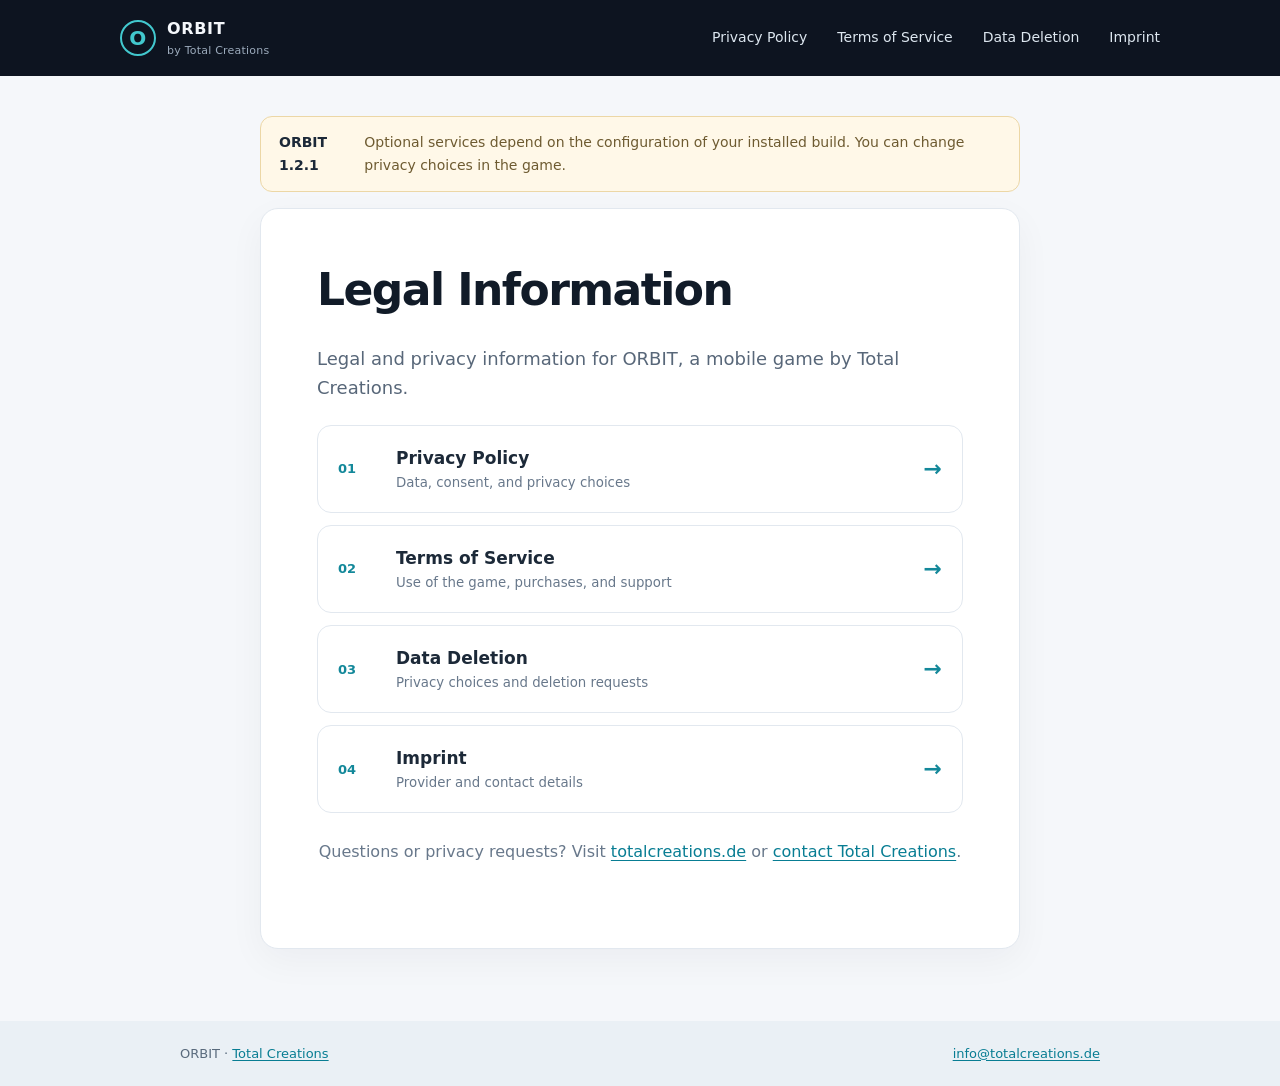
<file: index.html>
<!doctype html>
<html lang="en">
<head>
  <meta charset="utf-8">
  <meta name="viewport" content="width=device-width, initial-scale=1">
  <meta name="color-scheme" content="light">
  <title>Legal Information | ORBIT by Total Creations</title>
  <meta name="description" content="Legal Information for ORBIT, the mobile game by Total Creations.">
  <link rel="stylesheet" href="legal.css">
</head>
<body>
  <a class="skip-link" href="#main-content">Skip to content</a>
  <header class="site-header">
    <a class="brand" href="index.html"><span class="brand-mark">O</span><span>ORBIT <small>by Total Creations</small></span></a>
    <nav aria-label="Legal documents"><a href="privacy.html">Privacy Policy</a>
<a href="terms.html">Terms of Service</a>
<a href="deletion.html">Data Deletion</a>
<a href="imprint.html">Imprint</a></nav>
  </header>
  <main id="main-content">
    <div class="draft-note"><strong>ORBIT 1.2.1</strong><span>Optional services depend on the configuration of your installed build. You can change privacy choices in the game.</span></div>
    <article>
      <h1>Legal Information</h1>
      <section class="intro"><p>Legal and privacy information for ORBIT, a mobile game by Total Creations.</p></section>
<section class="document-list" aria-label="Legal documents">
  <a href="privacy.html"><span>01</span><strong>Privacy Policy</strong><small>Data, consent, and privacy choices</small><b aria-hidden="true">&rarr;</b></a>
  <a href="terms.html"><span>02</span><strong>Terms of Service</strong><small>Use of the game, purchases, and support</small><b aria-hidden="true">&rarr;</b></a>
  <a href="deletion.html"><span>03</span><strong>Data Deletion</strong><small>Privacy choices and deletion requests</small><b aria-hidden="true">&rarr;</b></a>
  <a href="imprint.html"><span>04</span><strong>Imprint</strong><small>Provider and contact details</small><b aria-hidden="true">&rarr;</b></a>
</section>
<p class="contact-line">Questions or privacy requests? Visit <a href="https://totalcreations.de">totalcreations.de</a> or <a href="mailto:info@totalcreations.de">contact Total Creations</a>.</p>
    </article>
  </main>
  <footer><span>ORBIT &middot; <a href="https://totalcreations.de">Total Creations</a></span><a href="mailto:info@totalcreations.de">info@totalcreations.de</a></footer>
</body>
</html>
</file>
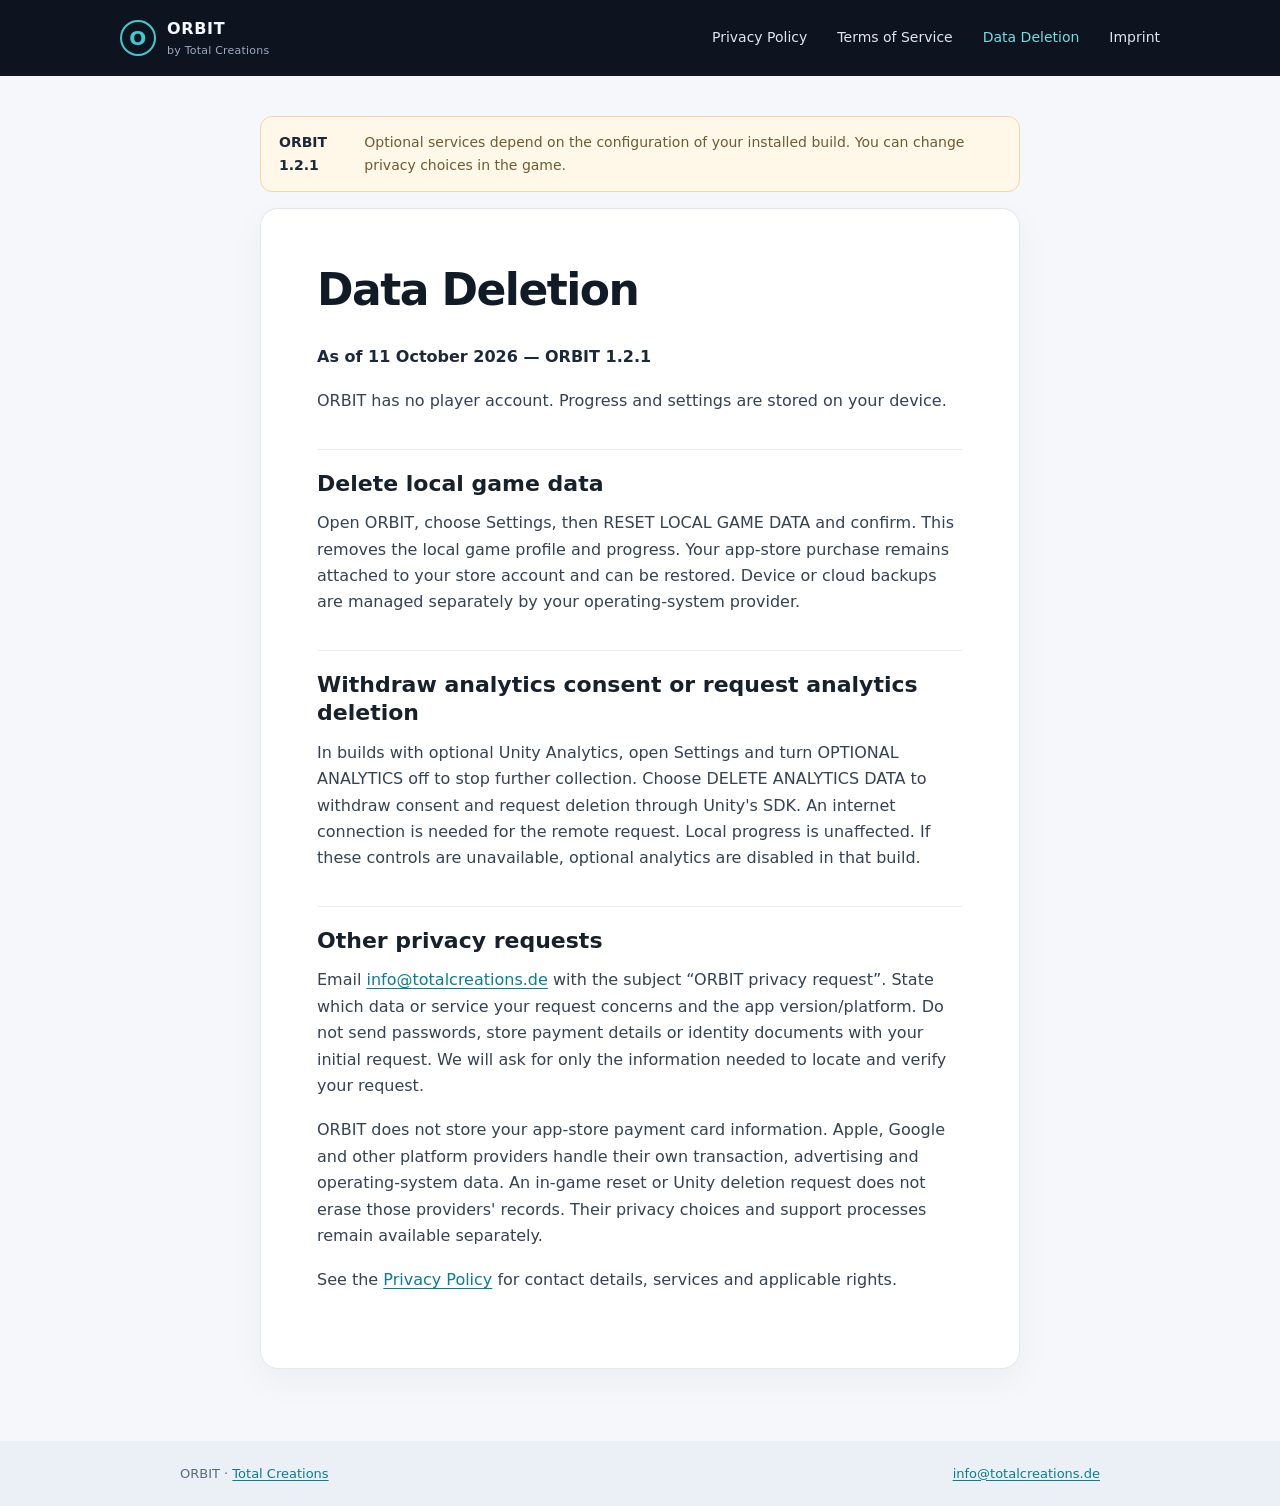
<file: deletion.html>
<!doctype html>
<html lang="en">
<head>
  <meta charset="utf-8">
  <meta name="viewport" content="width=device-width, initial-scale=1">
  <meta name="color-scheme" content="light">
  <title>Data Deletion | ORBIT by Total Creations</title>
  <meta name="description" content="Data Deletion for ORBIT, the mobile game by Total Creations.">
  <link rel="stylesheet" href="legal.css">
</head>
<body>
  <a class="skip-link" href="#main-content">Skip to content</a>
  <header class="site-header">
    <a class="brand" href="index.html"><span class="brand-mark">O</span><span>ORBIT <small>by Total Creations</small></span></a>
    <nav aria-label="Legal documents"><a href="privacy.html">Privacy Policy</a>
<a href="terms.html">Terms of Service</a>
<a href="deletion.html" aria-current="page">Data Deletion</a>
<a href="imprint.html">Imprint</a></nav>
  </header>
  <main id="main-content">
    <div class="draft-note"><strong>ORBIT 1.2.1</strong><span>Optional services depend on the configuration of your installed build. You can change privacy choices in the game.</span></div>
    <article>
      <h1>Data Deletion</h1>
      <p><strong>As of 11 October 2026 — ORBIT 1.2.1</strong></p>
<p>ORBIT has no player account. Progress and settings are stored on your device.</p>
<h2>Delete local game data</h2>
<p>Open ORBIT, choose Settings, then RESET LOCAL GAME DATA and confirm. This removes the local game profile and progress. Your app-store purchase remains attached to your store account and can be restored. Device or cloud backups are managed separately by your operating-system provider.</p>
<h2>Withdraw analytics consent or request analytics deletion</h2>
<p>In builds with optional Unity Analytics, open Settings and turn OPTIONAL ANALYTICS off to stop further collection. Choose DELETE ANALYTICS DATA to withdraw consent and request deletion through Unity's SDK. An internet connection is needed for the remote request. Local progress is unaffected. If these controls are unavailable, optional analytics are disabled in that build.</p>
<h2>Other privacy requests</h2>
<p>Email <a href="mailto:info@totalcreations.de">info@totalcreations.de</a> with the subject “ORBIT privacy request”. State which data or service your request concerns and the app version/platform. Do not send passwords, store payment details or identity documents with your initial request. We will ask for only the information needed to locate and verify your request.</p>
<p>ORBIT does not store your app-store payment card information. Apple, Google and other platform providers handle their own transaction, advertising and operating-system data. An in-game reset or Unity deletion request does not erase those providers' records. Their privacy choices and support processes remain available separately.</p>
<p>See the <a href="privacy.html">Privacy Policy</a> for contact details, services and applicable rights.</p>
    </article>
  </main>
  <footer><span>ORBIT &middot; <a href="https://totalcreations.de">Total Creations</a></span><a href="mailto:info@totalcreations.de">info@totalcreations.de</a></footer>
</body>
</html>
</file>
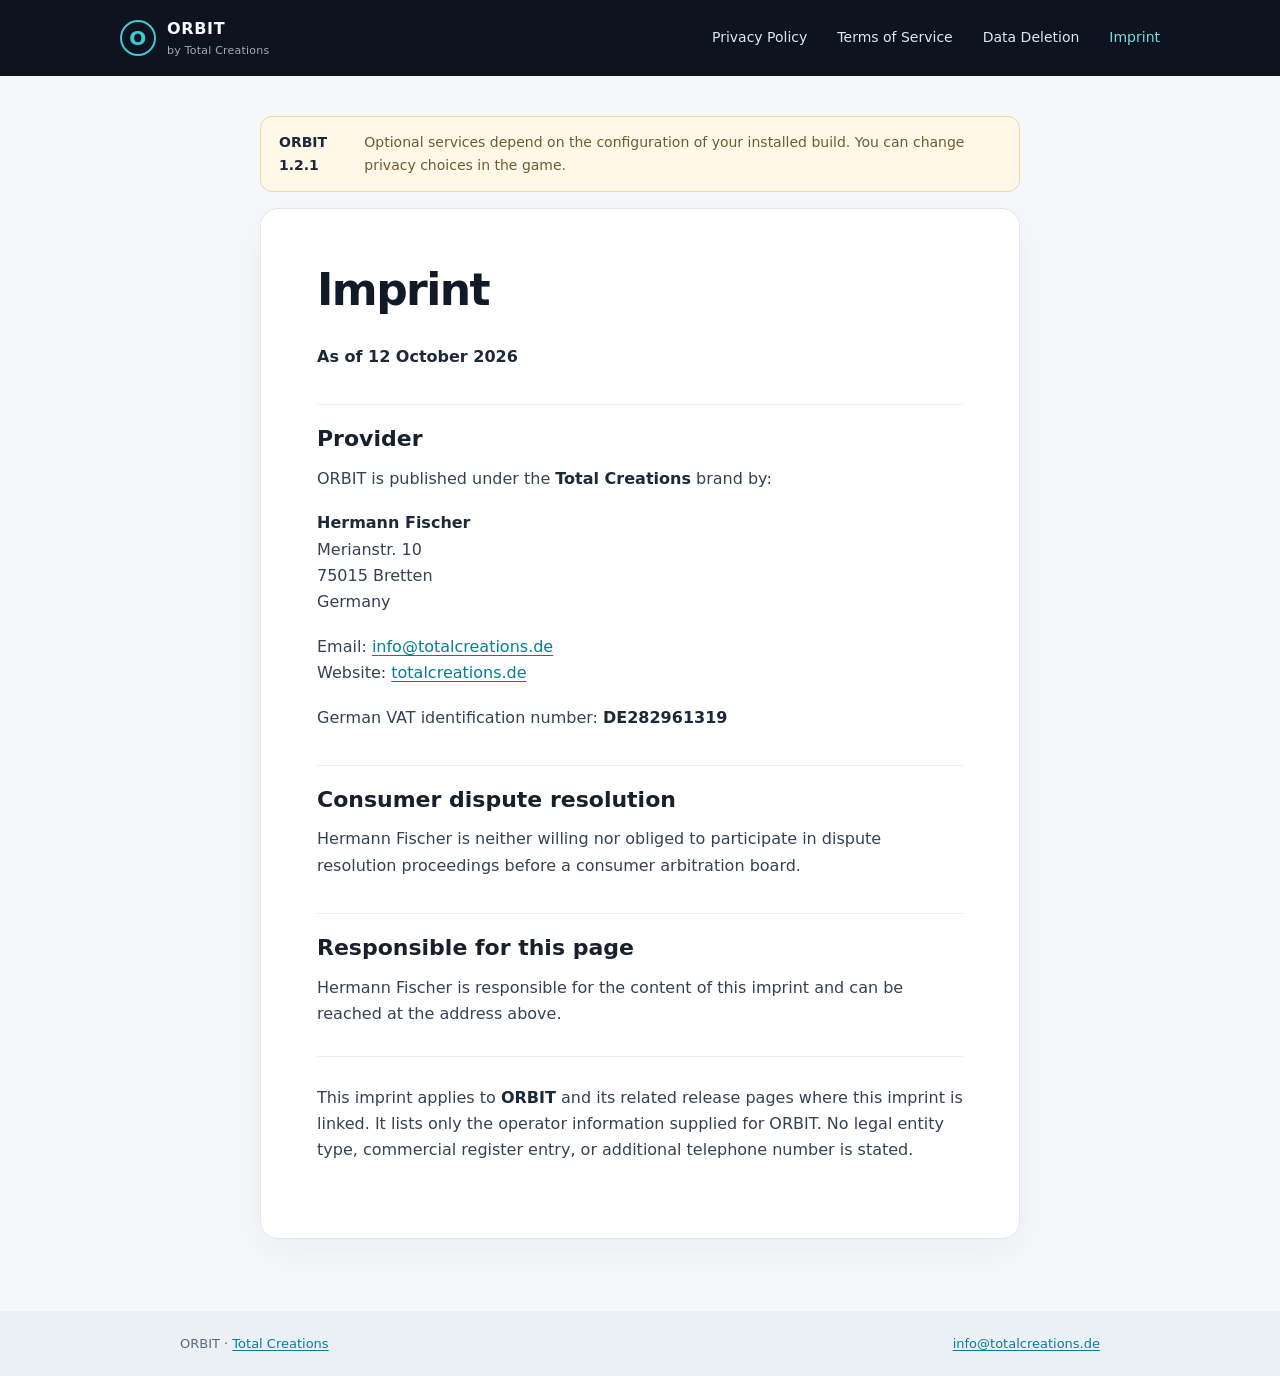
<file: imprint.html>
<!doctype html>
<html lang="en">
<head>
  <meta charset="utf-8">
  <meta name="viewport" content="width=device-width, initial-scale=1">
  <meta name="color-scheme" content="light">
  <title>Imprint | ORBIT by Total Creations</title>
  <meta name="description" content="Imprint for ORBIT, the mobile game by Total Creations.">
  <link rel="stylesheet" href="legal.css">
</head>
<body>
  <a class="skip-link" href="#main-content">Skip to content</a>
  <header class="site-header">
    <a class="brand" href="index.html"><span class="brand-mark">O</span><span>ORBIT <small>by Total Creations</small></span></a>
    <nav aria-label="Legal documents"><a href="privacy.html">Privacy Policy</a>
<a href="terms.html">Terms of Service</a>
<a href="deletion.html">Data Deletion</a>
<a href="imprint.html" aria-current="page">Imprint</a></nav>
  </header>
  <main id="main-content">
    <div class="draft-note"><strong>ORBIT 1.2.1</strong><span>Optional services depend on the configuration of your installed build. You can change privacy choices in the game.</span></div>
    <article>
      <h1>Imprint</h1>
<p><strong>As of 12 October 2026</strong></p>
<h2>Provider</h2>
<p>ORBIT is published under the <strong>Total Creations</strong> brand by:</p>
<p><strong>Hermann Fischer</strong><br>Merianstr. 10<br>75015 Bretten<br>Germany</p>
<p>Email: <a href="mailto:info@totalcreations.de">info@totalcreations.de</a><br>Website: <a href="https://totalcreations.de">totalcreations.de</a></p>
<p>German VAT identification number: <strong>DE282961319</strong></p>
<h2>Consumer dispute resolution</h2>
<p>Hermann Fischer is neither willing nor obliged to participate in dispute resolution proceedings before a consumer arbitration board.</p>
<h2>Responsible for this page</h2>
<p>Hermann Fischer is responsible for the content of this imprint and can be reached at the address above.</p>
<hr>
<p>This imprint applies to <strong>ORBIT</strong> and its related release pages where this imprint is linked. It lists only the operator information supplied for ORBIT. No legal entity type, commercial register entry, or additional telephone number is stated.</p>
    </article>
  </main>
  <footer><span>ORBIT &middot; <a href="https://totalcreations.de">Total Creations</a></span><a href="mailto:info@totalcreations.de">info@totalcreations.de</a></footer>
</body>
</html>
</file>
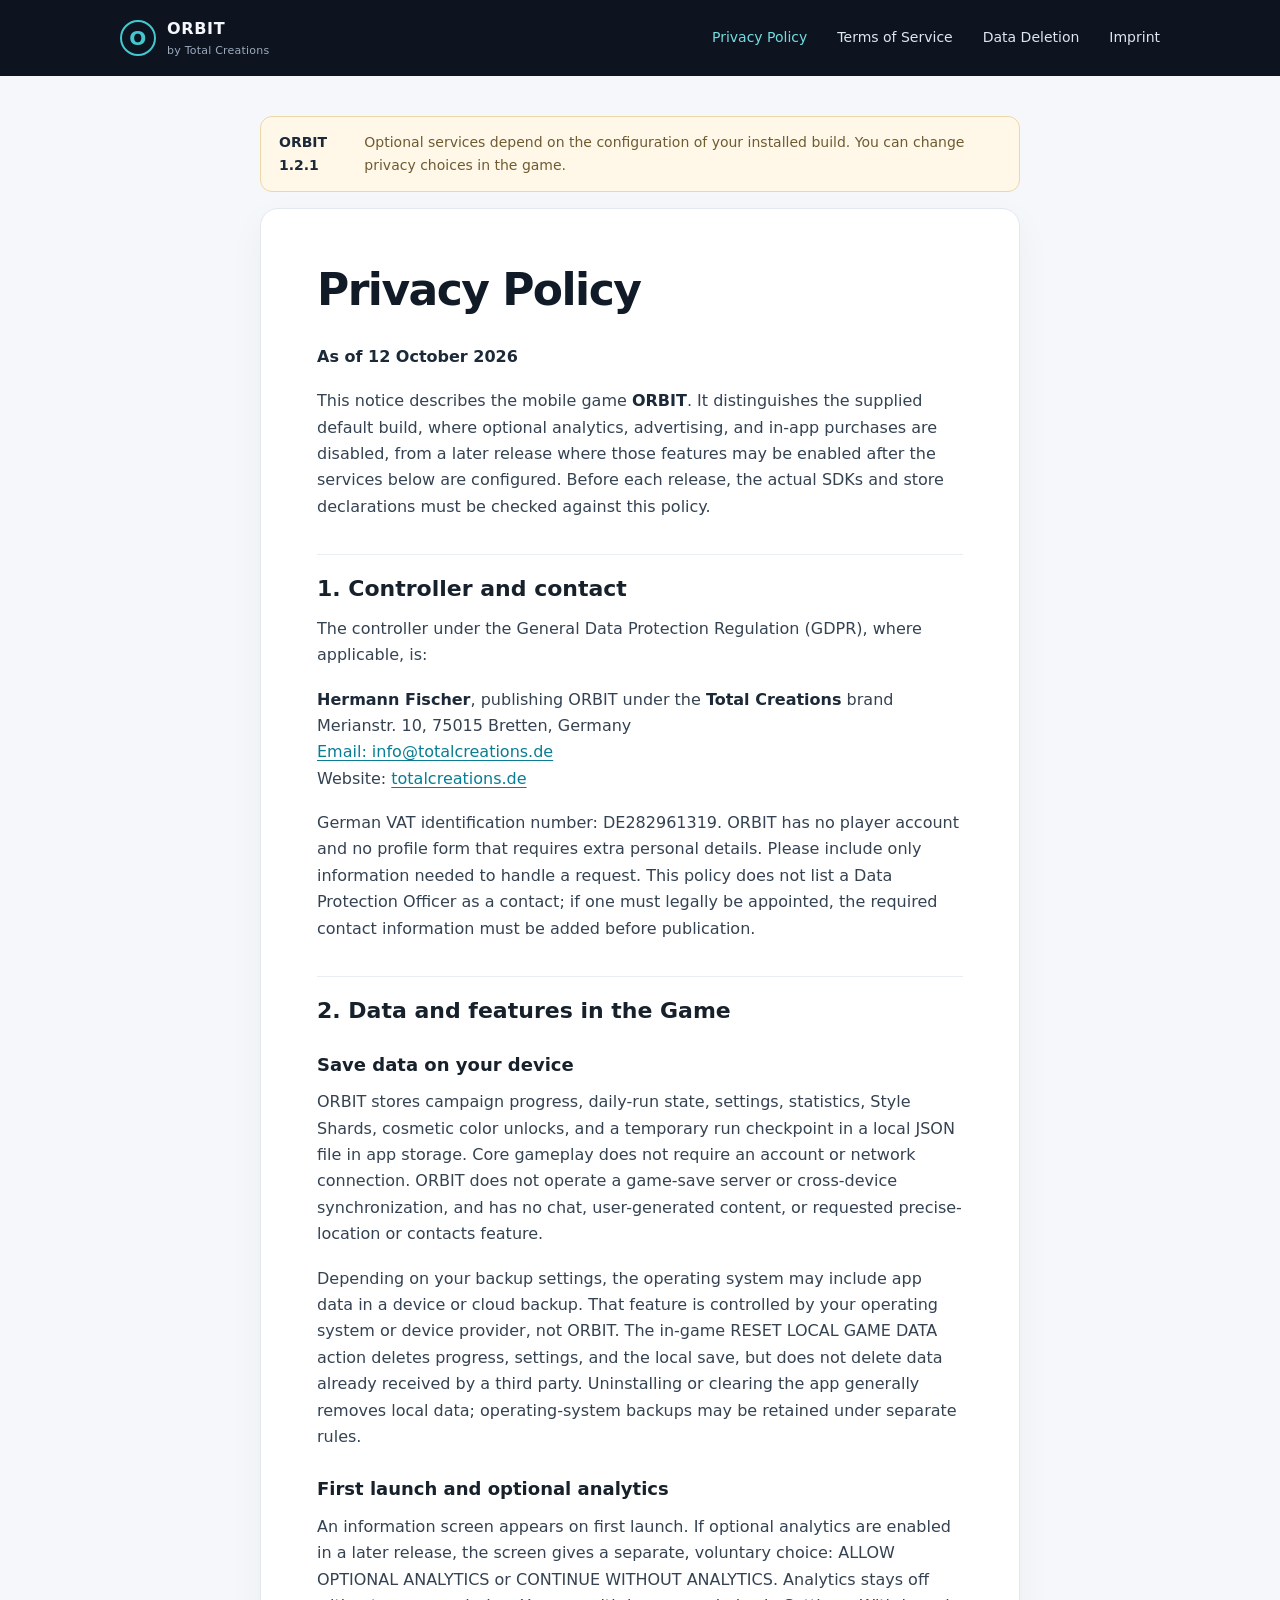
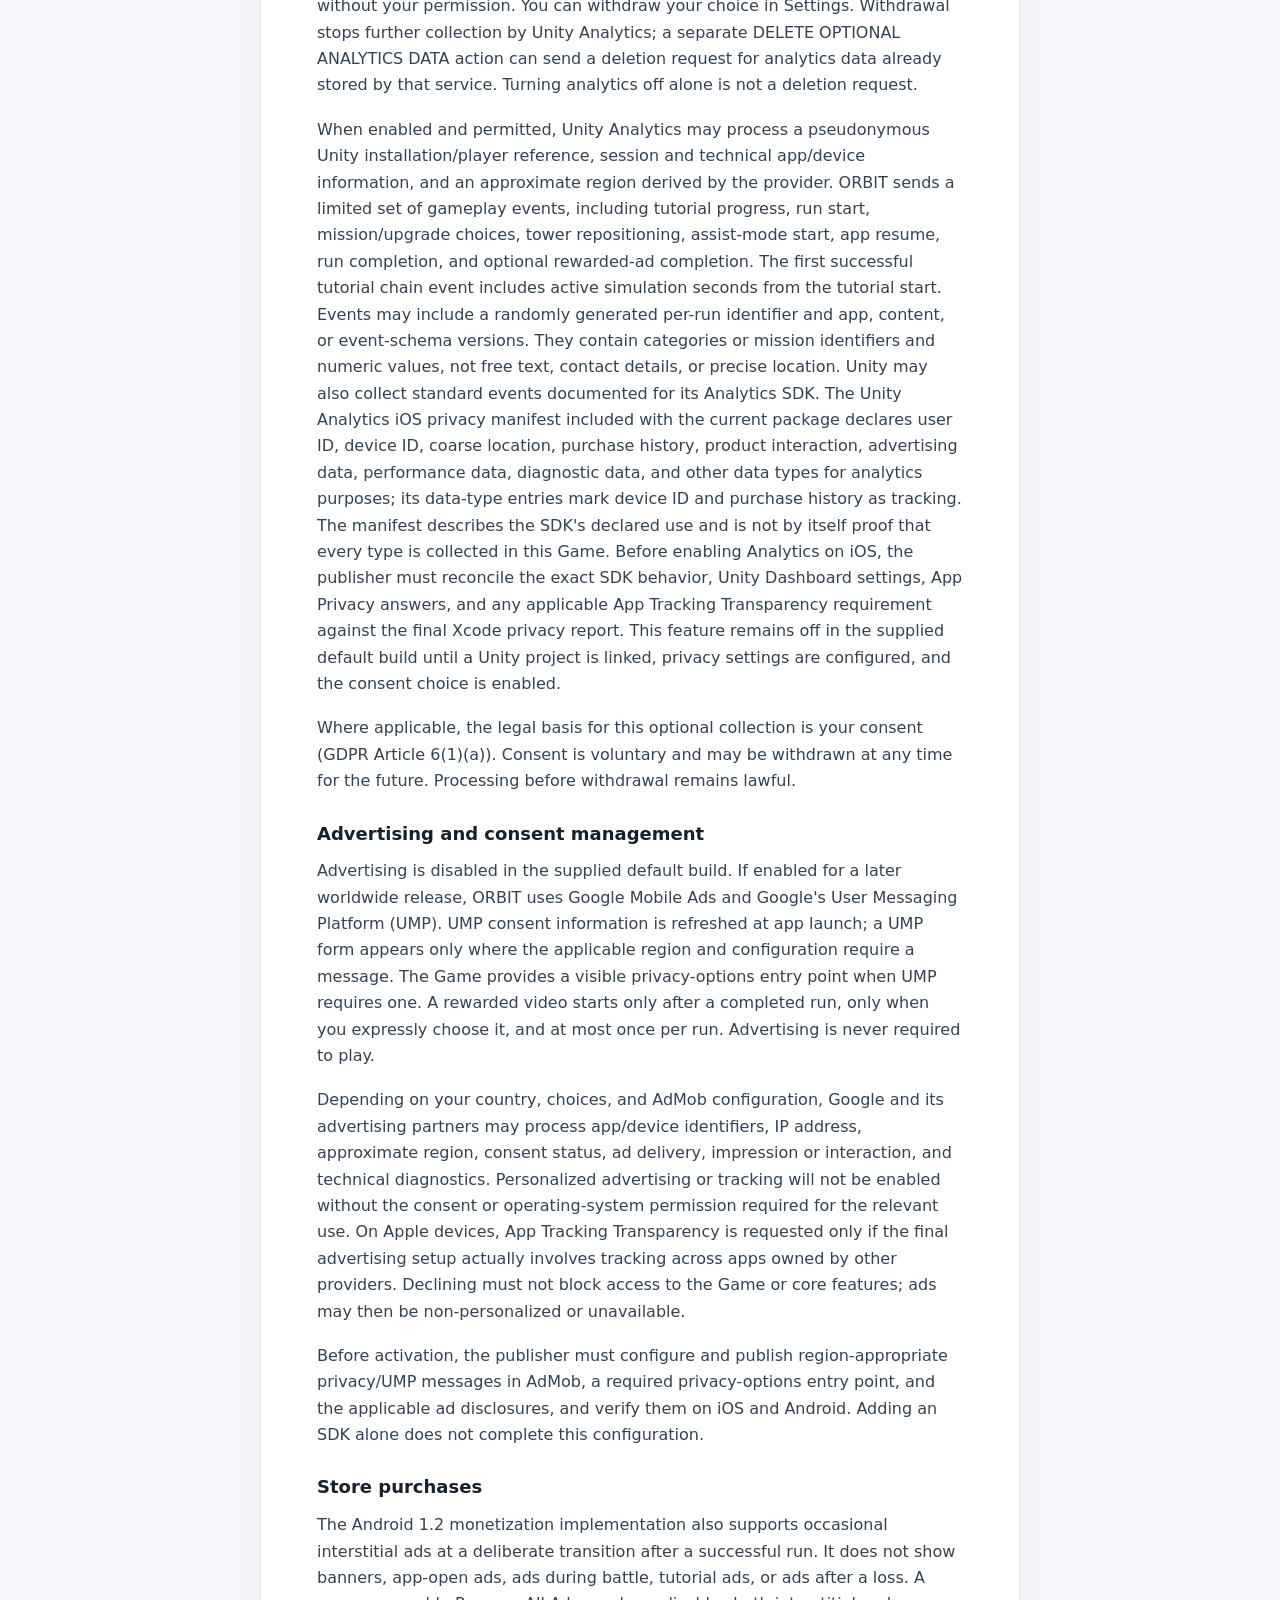
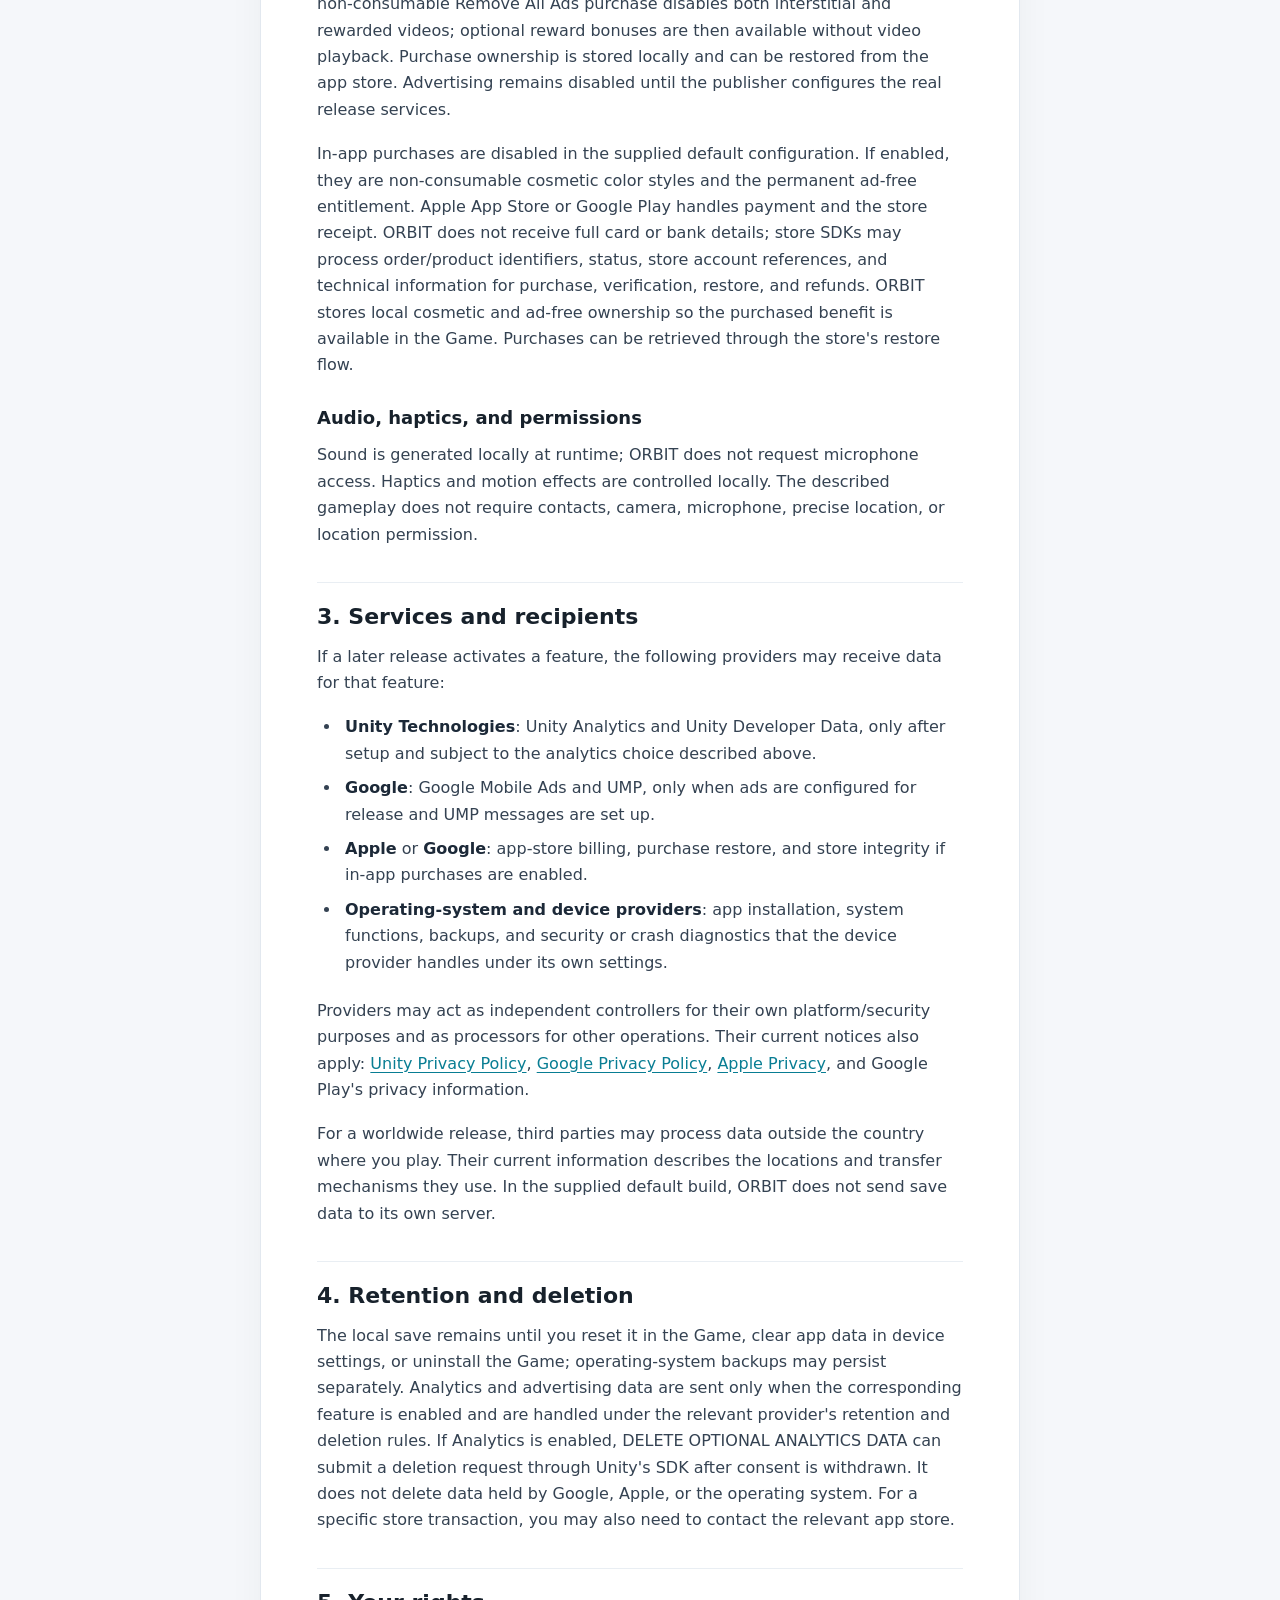
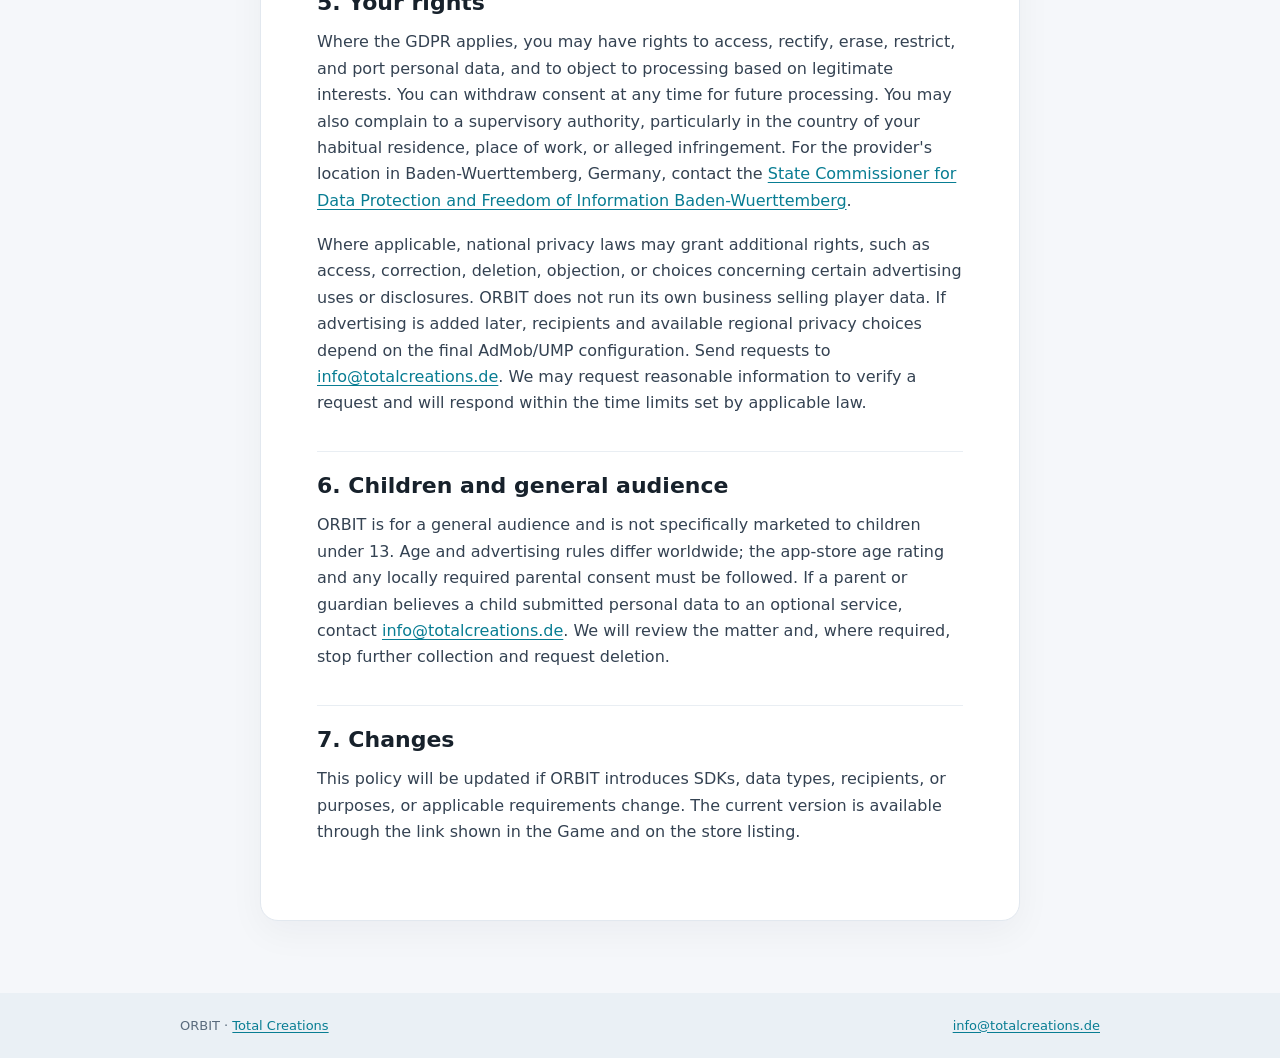
<file: privacy.html>
<!doctype html>
<html lang="en">
<head>
  <meta charset="utf-8">
  <meta name="viewport" content="width=device-width, initial-scale=1">
  <meta name="color-scheme" content="light">
  <title>Privacy Policy | ORBIT by Total Creations</title>
  <meta name="description" content="Privacy Policy for ORBIT, the mobile game by Total Creations.">
  <link rel="stylesheet" href="legal.css">
</head>
<body>
  <a class="skip-link" href="#main-content">Skip to content</a>
  <header class="site-header">
    <a class="brand" href="index.html"><span class="brand-mark">O</span><span>ORBIT <small>by Total Creations</small></span></a>
    <nav aria-label="Legal documents"><a href="privacy.html" aria-current="page">Privacy Policy</a>
<a href="terms.html">Terms of Service</a>
<a href="deletion.html">Data Deletion</a>
<a href="imprint.html">Imprint</a></nav>
  </header>
  <main id="main-content">
    <div class="draft-note"><strong>ORBIT 1.2.1</strong><span>Optional services depend on the configuration of your installed build. You can change privacy choices in the game.</span></div>
    <article>
      <h1>Privacy Policy</h1>
<p><strong>As of 12 October 2026</strong></p>
<p>This notice describes the mobile game <strong>ORBIT</strong>. It distinguishes the supplied default build, where optional analytics, advertising, and in-app purchases are disabled, from a later release where those features may be enabled after the services below are configured. Before each release, the actual SDKs and store declarations must be checked against this policy.</p>
<h2>1. Controller and contact</h2>
<p>The controller under the General Data Protection Regulation (GDPR), where applicable, is:</p>
<p><strong>Hermann Fischer</strong>, publishing ORBIT under the <strong>Total Creations</strong> brand<br>Merianstr. 10, 75015 Bretten, Germany<br><a href="mailto:info@totalcreations.de">Email: info@totalcreations.de</a><br>Website: <a href="https://totalcreations.de">totalcreations.de</a></p>
<p>German VAT identification number: DE282961319. ORBIT has no player account and no profile form that requires extra personal details. Please include only information needed to handle a request. This policy does not list a Data Protection Officer as a contact; if one must legally be appointed, the required contact information must be added before publication.</p>
<h2>2. Data and features in the Game</h2>
<h3>Save data on your device</h3>
<p>ORBIT stores campaign progress, daily-run state, settings, statistics, Style Shards, cosmetic color unlocks, and a temporary run checkpoint in a local JSON file in app storage. Core gameplay does not require an account or network connection. ORBIT does not operate a game-save server or cross-device synchronization, and has no chat, user-generated content, or requested precise-location or contacts feature.</p>
<p>Depending on your backup settings, the operating system may include app data in a device or cloud backup. That feature is controlled by your operating system or device provider, not ORBIT. The in-game RESET LOCAL GAME DATA action deletes progress, settings, and the local save, but does not delete data already received by a third party. Uninstalling or clearing the app generally removes local data; operating-system backups may be retained under separate rules.</p>
<h3>First launch and optional analytics</h3>
<p>An information screen appears on first launch. If optional analytics are enabled in a later release, the screen gives a separate, voluntary choice: ALLOW OPTIONAL ANALYTICS or CONTINUE WITHOUT ANALYTICS. Analytics stays off without your permission. You can withdraw your choice in Settings. Withdrawal stops further collection by Unity Analytics; a separate DELETE OPTIONAL ANALYTICS DATA action can send a deletion request for analytics data already stored by that service. Turning analytics off alone is not a deletion request.</p>
<p>When enabled and permitted, Unity Analytics may process a pseudonymous Unity installation/player reference, session and technical app/device information, and an approximate region derived by the provider. ORBIT sends a limited set of gameplay events, including tutorial progress, run start, mission/upgrade choices, tower repositioning, assist-mode start, app resume, run completion, and optional rewarded-ad completion. The first successful tutorial chain event includes active simulation seconds from the tutorial start. Events may include a randomly generated per-run identifier and app, content, or event-schema versions. They contain categories or mission identifiers and numeric values, not free text, contact details, or precise location. Unity may also collect standard events documented for its Analytics SDK. The Unity Analytics iOS privacy manifest included with the current package declares user ID, device ID, coarse location, purchase history, product interaction, advertising data, performance data, diagnostic data, and other data types for analytics purposes; its data-type entries mark device ID and purchase history as tracking. The manifest describes the SDK's declared use and is not by itself proof that every type is collected in this Game. Before enabling Analytics on iOS, the publisher must reconcile the exact SDK behavior, Unity Dashboard settings, App Privacy answers, and any applicable App Tracking Transparency requirement against the final Xcode privacy report. This feature remains off in the supplied default build until a Unity project is linked, privacy settings are configured, and the consent choice is enabled.</p>
<p>Where applicable, the legal basis for this optional collection is your consent (GDPR Article 6(1)(a)). Consent is voluntary and may be withdrawn at any time for the future. Processing before withdrawal remains lawful.</p>
<h3>Advertising and consent management</h3>
<p>Advertising is disabled in the supplied default build. If enabled for a later worldwide release, ORBIT uses Google Mobile Ads and Google's User Messaging Platform (UMP). UMP consent information is refreshed at app launch; a UMP form appears only where the applicable region and configuration require a message. The Game provides a visible privacy-options entry point when UMP requires one. A rewarded video starts only after a completed run, only when you expressly choose it, and at most once per run. Advertising is never required to play.</p>
<p>Depending on your country, choices, and AdMob configuration, Google and its advertising partners may process app/device identifiers, IP address, approximate region, consent status, ad delivery, impression or interaction, and technical diagnostics. Personalized advertising or tracking will not be enabled without the consent or operating-system permission required for the relevant use. On Apple devices, App Tracking Transparency is requested only if the final advertising setup actually involves tracking across apps owned by other providers. Declining must not block access to the Game or core features; ads may then be non-personalized or unavailable.</p>
<p>Before activation, the publisher must configure and publish region-appropriate privacy/UMP messages in AdMob, a required privacy-options entry point, and the applicable ad disclosures, and verify them on iOS and Android. Adding an SDK alone does not complete this configuration.</p>
<h3>Store purchases</h3>
<p>The Android 1.2 monetization implementation also supports occasional interstitial ads at a deliberate transition after a successful run. It does not show banners, app-open ads, ads during battle, tutorial ads, or ads after a loss. A non-consumable Remove All Ads purchase disables both interstitial and rewarded videos; optional reward bonuses are then available without video playback. Purchase ownership is stored locally and can be restored from the app store. Advertising remains disabled until the publisher configures the real release services.</p>
<p>In-app purchases are disabled in the supplied default configuration. If enabled, they are non-consumable cosmetic color styles and the permanent ad-free entitlement. Apple App Store or Google Play handles payment and the store receipt. ORBIT does not receive full card or bank details; store SDKs may process order/product identifiers, status, store account references, and technical information for purchase, verification, restore, and refunds. ORBIT stores local cosmetic and ad-free ownership so the purchased benefit is available in the Game. Purchases can be retrieved through the store's restore flow.</p>
<h3>Audio, haptics, and permissions</h3>
<p>Sound is generated locally at runtime; ORBIT does not request microphone access. Haptics and motion effects are controlled locally. The described gameplay does not require contacts, camera, microphone, precise location, or location permission.</p>
<h2>3. Services and recipients</h2>
<p>If a later release activates a feature, the following providers may receive data for that feature:</p>
<ul>
<li><strong>Unity Technologies</strong>: Unity Analytics and Unity Developer Data, only after setup and subject to the analytics choice described above.</li>
<li><strong>Google</strong>: Google Mobile Ads and UMP, only when ads are configured for release and UMP messages are set up.</li>
<li><strong>Apple</strong> or <strong>Google</strong>: app-store billing, purchase restore, and store integrity if in-app purchases are enabled.</li>
<li><strong>Operating-system and device providers</strong>: app installation, system functions, backups, and security or crash diagnostics that the device provider handles under its own settings.</li>
</ul>
<p>Providers may act as independent controllers for their own platform/security purposes and as processors for other operations. Their current notices also apply: <a href="https://unity.com/legal/privacy-policy">Unity Privacy Policy</a>, <a href="https://policies.google.com/privacy">Google Privacy Policy</a>, <a href="https://www.apple.com/legal/privacy/">Apple Privacy</a>, and Google Play's privacy information.</p>
<p>For a worldwide release, third parties may process data outside the country where you play. Their current information describes the locations and transfer mechanisms they use. In the supplied default build, ORBIT does not send save data to its own server.</p>
<h2>4. Retention and deletion</h2>
<p>The local save remains until you reset it in the Game, clear app data in device settings, or uninstall the Game; operating-system backups may persist separately. Analytics and advertising data are sent only when the corresponding feature is enabled and are handled under the relevant provider's retention and deletion rules. If Analytics is enabled, DELETE OPTIONAL ANALYTICS DATA can submit a deletion request through Unity's SDK after consent is withdrawn. It does not delete data held by Google, Apple, or the operating system. For a specific store transaction, you may also need to contact the relevant app store.</p>
<h2>5. Your rights</h2>
<p>Where the GDPR applies, you may have rights to access, rectify, erase, restrict, and port personal data, and to object to processing based on legitimate interests. You can withdraw consent at any time for future processing. You may also complain to a supervisory authority, particularly in the country of your habitual residence, place of work, or alleged infringement. For the provider's location in Baden-Wuerttemberg, Germany, contact the <a href="https://www.baden-wuerttemberg.datenschutz.de/">State Commissioner for Data Protection and Freedom of Information Baden-Wuerttemberg</a>.</p>
<p>Where applicable, national privacy laws may grant additional rights, such as access, correction, deletion, objection, or choices concerning certain advertising uses or disclosures. ORBIT does not run its own business selling player data. If advertising is added later, recipients and available regional privacy choices depend on the final AdMob/UMP configuration. Send requests to <a href="mailto:info@totalcreations.de">info@totalcreations.de</a>. We may request reasonable information to verify a request and will respond within the time limits set by applicable law.</p>
<h2>6. Children and general audience</h2>
<p>ORBIT is for a general audience and is not specifically marketed to children under 13. Age and advertising rules differ worldwide; the app-store age rating and any locally required parental consent must be followed. If a parent or guardian believes a child submitted personal data to an optional service, contact <a href="mailto:info@totalcreations.de">info@totalcreations.de</a>. We will review the matter and, where required, stop further collection and request deletion.</p>
<h2>7. Changes</h2>
<p>This policy will be updated if ORBIT introduces SDKs, data types, recipients, or purposes, or applicable requirements change. The current version is available through the link shown in the Game and on the store listing.</p>
    </article>
  </main>
  <footer><span>ORBIT &middot; <a href="https://totalcreations.de">Total Creations</a></span><a href="mailto:info@totalcreations.de">info@totalcreations.de</a></footer>
</body>
</html>
</file>
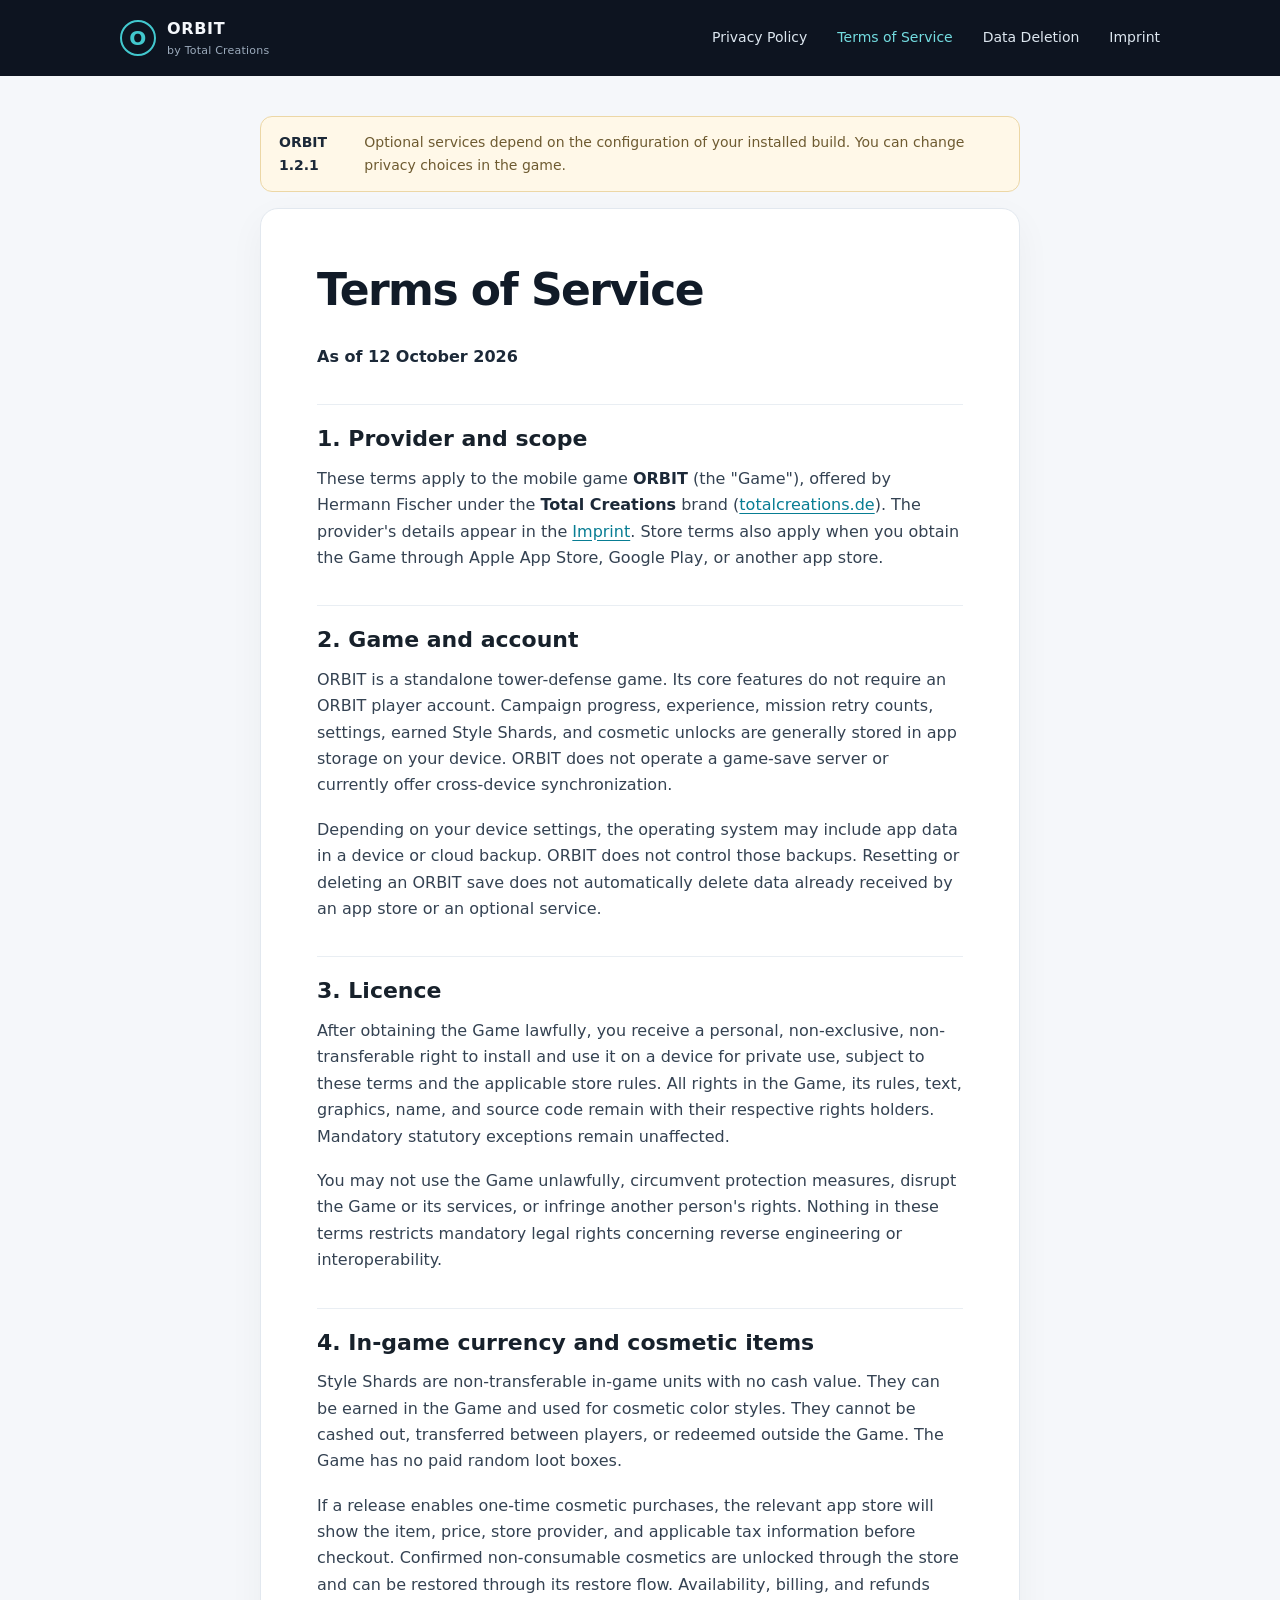
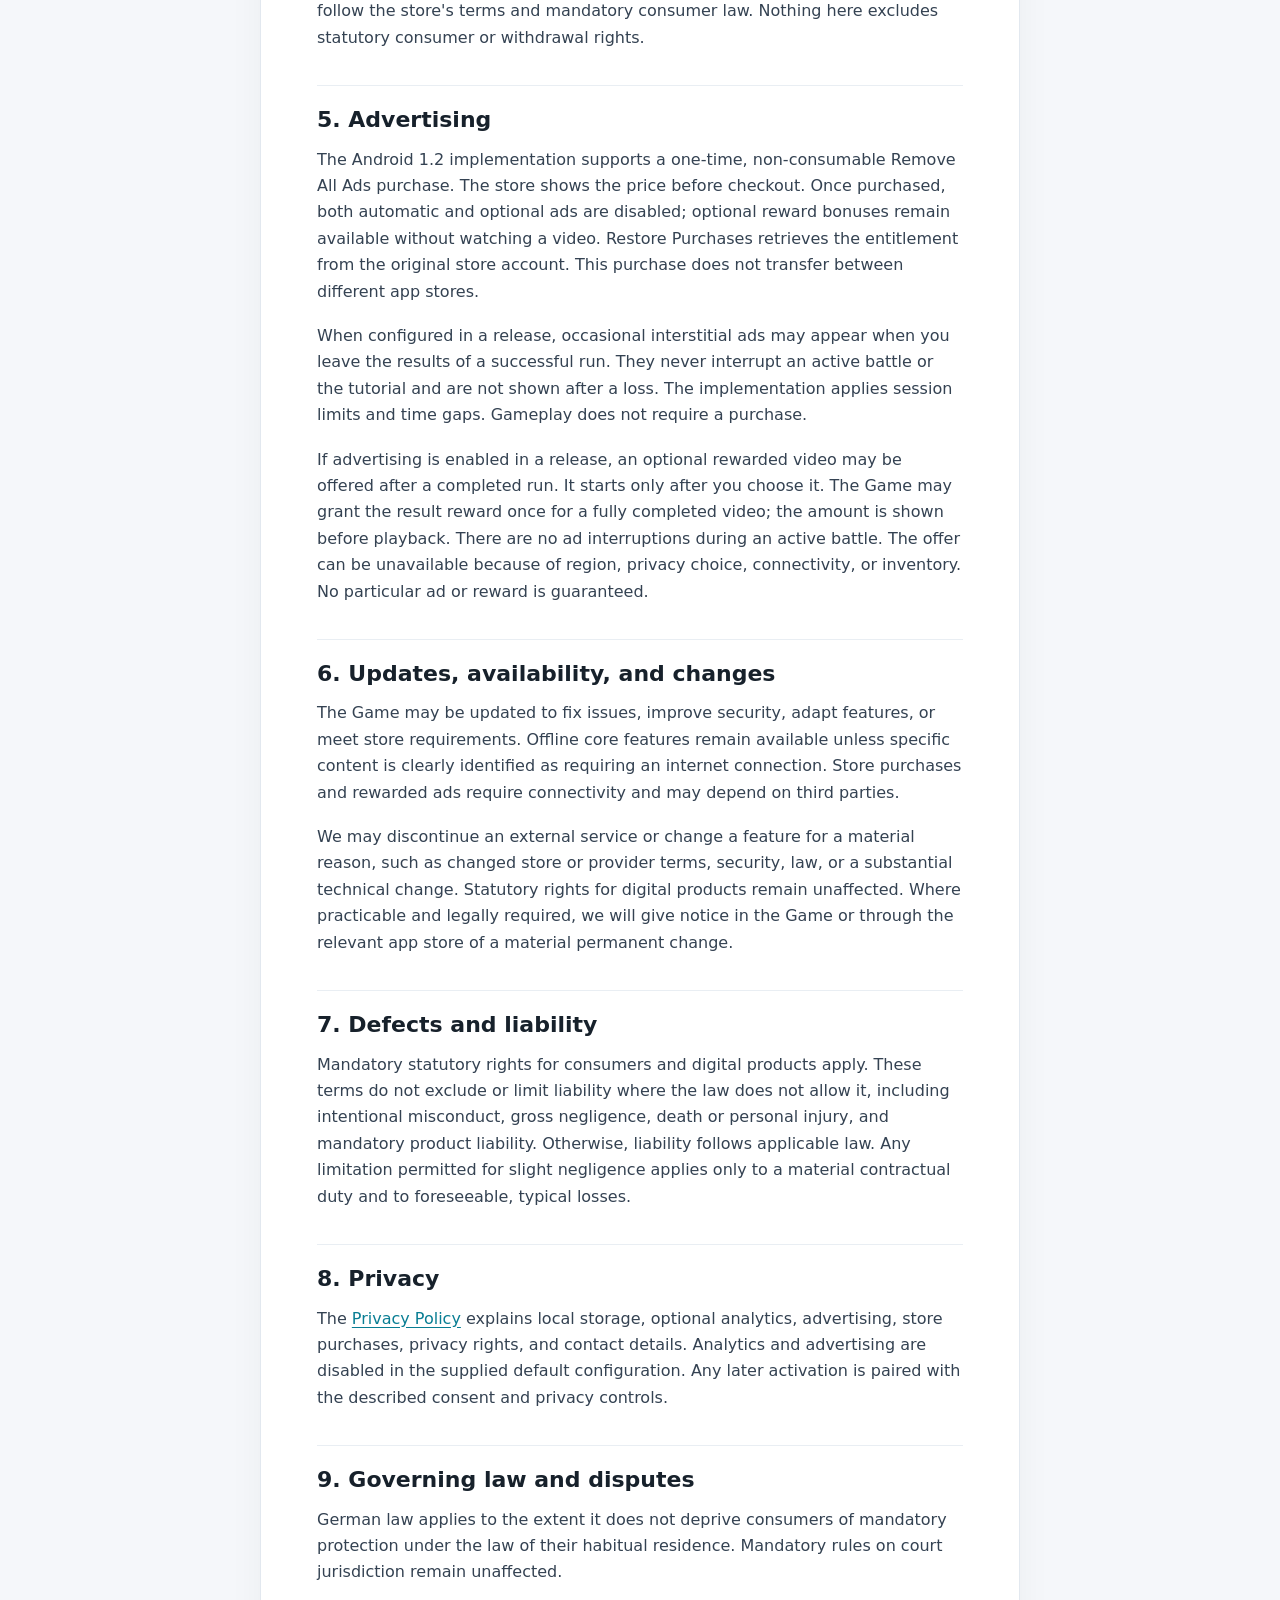
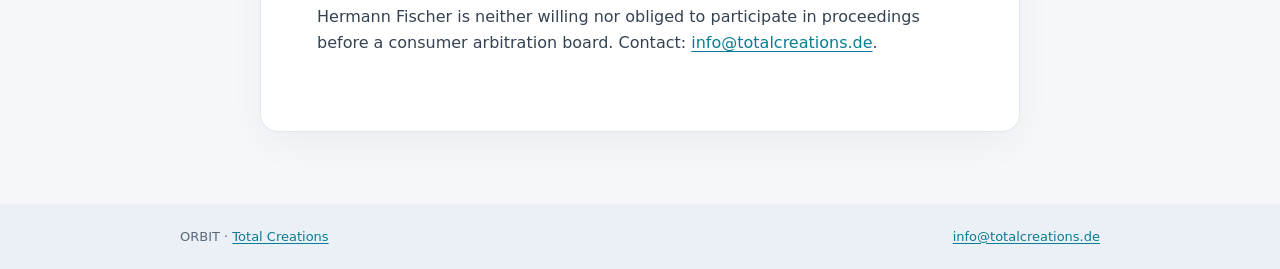
<file: terms.html>
<!doctype html>
<html lang="en">
<head>
  <meta charset="utf-8">
  <meta name="viewport" content="width=device-width, initial-scale=1">
  <meta name="color-scheme" content="light">
  <title>Terms of Service | ORBIT by Total Creations</title>
  <meta name="description" content="Terms of Service for ORBIT, the mobile game by Total Creations.">
  <link rel="stylesheet" href="legal.css">
</head>
<body>
  <a class="skip-link" href="#main-content">Skip to content</a>
  <header class="site-header">
    <a class="brand" href="index.html"><span class="brand-mark">O</span><span>ORBIT <small>by Total Creations</small></span></a>
    <nav aria-label="Legal documents"><a href="privacy.html">Privacy Policy</a>
<a href="terms.html" aria-current="page">Terms of Service</a>
<a href="deletion.html">Data Deletion</a>
<a href="imprint.html">Imprint</a></nav>
  </header>
  <main id="main-content">
    <div class="draft-note"><strong>ORBIT 1.2.1</strong><span>Optional services depend on the configuration of your installed build. You can change privacy choices in the game.</span></div>
    <article>
      <h1>Terms of Service</h1>
<p><strong>As of 12 October 2026</strong></p>
<h2>1. Provider and scope</h2>
<p>These terms apply to the mobile game <strong>ORBIT</strong> (the "Game"), offered by Hermann Fischer under the <strong>Total Creations</strong> brand (<a href="https://totalcreations.de">totalcreations.de</a>). The provider's details appear in the <a href="imprint.html">Imprint</a>. Store terms also apply when you obtain the Game through Apple App Store, Google Play, or another app store.</p>
<h2>2. Game and account</h2>
<p>ORBIT is a standalone tower-defense game. Its core features do not require an ORBIT player account. Campaign progress, experience, mission retry counts, settings, earned Style Shards, and cosmetic unlocks are generally stored in app storage on your device. ORBIT does not operate a game-save server or currently offer cross-device synchronization.</p>
<p>Depending on your device settings, the operating system may include app data in a device or cloud backup. ORBIT does not control those backups. Resetting or deleting an ORBIT save does not automatically delete data already received by an app store or an optional service.</p>
<h2>3. Licence</h2>
<p>After obtaining the Game lawfully, you receive a personal, non-exclusive, non-transferable right to install and use it on a device for private use, subject to these terms and the applicable store rules. All rights in the Game, its rules, text, graphics, name, and source code remain with their respective rights holders. Mandatory statutory exceptions remain unaffected.</p>
<p>You may not use the Game unlawfully, circumvent protection measures, disrupt the Game or its services, or infringe another person's rights. Nothing in these terms restricts mandatory legal rights concerning reverse engineering or interoperability.</p>
<h2>4. In-game currency and cosmetic items</h2>
<p>Style Shards are non-transferable in-game units with no cash value. They can be earned in the Game and used for cosmetic color styles. They cannot be cashed out, transferred between players, or redeemed outside the Game. The Game has no paid random loot boxes.</p>
<p>If a release enables one-time cosmetic purchases, the relevant app store will show the item, price, store provider, and applicable tax information before checkout. Confirmed non-consumable cosmetics are unlocked through the store and can be restored through its restore flow. Availability, billing, and refunds follow the store's terms and mandatory consumer law. Nothing here excludes statutory consumer or withdrawal rights.</p>
<h2>5. Advertising</h2>
<p>The Android 1.2 implementation supports a one-time, non-consumable Remove All Ads purchase. The store shows the price before checkout. Once purchased, both automatic and optional ads are disabled; optional reward bonuses remain available without watching a video. Restore Purchases retrieves the entitlement from the original store account. This purchase does not transfer between different app stores.</p>
<p>When configured in a release, occasional interstitial ads may appear when you leave the results of a successful run. They never interrupt an active battle or the tutorial and are not shown after a loss. The implementation applies session limits and time gaps. Gameplay does not require a purchase.</p>
<p>If advertising is enabled in a release, an optional rewarded video may be offered after a completed run. It starts only after you choose it. The Game may grant the result reward once for a fully completed video; the amount is shown before playback. There are no ad interruptions during an active battle. The offer can be unavailable because of region, privacy choice, connectivity, or inventory. No particular ad or reward is guaranteed.</p>
<h2>6. Updates, availability, and changes</h2>
<p>The Game may be updated to fix issues, improve security, adapt features, or meet store requirements. Offline core features remain available unless specific content is clearly identified as requiring an internet connection. Store purchases and rewarded ads require connectivity and may depend on third parties.</p>
<p>We may discontinue an external service or change a feature for a material reason, such as changed store or provider terms, security, law, or a substantial technical change. Statutory rights for digital products remain unaffected. Where practicable and legally required, we will give notice in the Game or through the relevant app store of a material permanent change.</p>
<h2>7. Defects and liability</h2>
<p>Mandatory statutory rights for consumers and digital products apply. These terms do not exclude or limit liability where the law does not allow it, including intentional misconduct, gross negligence, death or personal injury, and mandatory product liability. Otherwise, liability follows applicable law. Any limitation permitted for slight negligence applies only to a material contractual duty and to foreseeable, typical losses.</p>
<h2>8. Privacy</h2>
<p>The <a href="privacy.html">Privacy Policy</a> explains local storage, optional analytics, advertising, store purchases, privacy rights, and contact details. Analytics and advertising are disabled in the supplied default configuration. Any later activation is paired with the described consent and privacy controls.</p>
<h2>9. Governing law and disputes</h2>
<p>German law applies to the extent it does not deprive consumers of mandatory protection under the law of their habitual residence. Mandatory rules on court jurisdiction remain unaffected.</p>
<p>Hermann Fischer is neither willing nor obliged to participate in proceedings before a consumer arbitration board. Contact: <a href="mailto:info@totalcreations.de">info@totalcreations.de</a>.</p>
    </article>
  </main>
  <footer><span>ORBIT &middot; <a href="https://totalcreations.de">Total Creations</a></span><a href="mailto:info@totalcreations.de">info@totalcreations.de</a></footer>
</body>
</html>
</file>
<file: legal.css>
:root {
  color-scheme: light;
  font-family: Inter, ui-sans-serif, system-ui, -apple-system, BlinkMacSystemFont, "Segoe UI", sans-serif;
  color: #17212b;
  background: #f5f7fa;
  font-synthesis: none;
  text-rendering: optimizeLegibility;
}

* { box-sizing: border-box; }
body { margin: 0; min-width: 320px; line-height: 1.65; }
a { color: #087d93; text-underline-offset: .18em; }
a:hover { color: #075b6c; }
a:focus-visible { outline: 3px solid #f0b844; outline-offset: 3px; }
.skip-link { position: absolute; z-index: 2; top: 8px; left: 8px; padding: 10px 14px; transform: translateY(-160%); border-radius: 8px; background: #fff; color: #102131; }
.skip-link:focus { transform: translateY(0); }
.site-header {
  min-height: 76px; padding: 0 max(24px, calc((100vw - 1040px) / 2));
  display: flex; align-items: center; justify-content: space-between; gap: 24px;
  background: #0d1420; color: #f4f7fb;
}
.brand { display: inline-flex; align-items: center; gap: 11px; color: inherit; text-decoration: none; font-weight: 800; letter-spacing: .04em; }
.brand small { display: block; color: #9cabbc; font-size: 11px; font-weight: 500; letter-spacing: .02em; }
.brand-mark { width: 36px; height: 36px; display: grid; place-items: center; border: 2px solid #42c8ce; border-radius: 50%; color: #42c8ce; font-size: 20px; }
nav { display: flex; gap: clamp(12px, 3vw, 30px); }
nav a { color: #dce6ef; text-decoration: none; font-size: 14px; }
nav a[aria-current="page"] { color: #73dce0; }
main { max-width: 920px; min-height: calc(100vh - 142px); margin: 0 auto; padding: 40px 24px 72px; }
article { max-width: 760px; margin: 0 auto; padding: clamp(26px, 6vw, 56px); background: #fff; border: 1px solid #e2e8ef; border-radius: 18px; box-shadow: 0 12px 36px #1522360b; }
h1 { margin: 0 0 28px; color: #111b28; font-size: clamp(32px, 5vw, 44px); line-height: 1.15; letter-spacing: -.035em; }
h2 { margin: 34px 0 12px; padding-top: 20px; border-top: 1px solid #e9eef3; font-size: 22px; line-height: 1.3; }
h3 { margin: 24px 0 10px; font-size: 18px; }
hr { height: 1px; margin: 28px 0; border: 0; background: #e9eef3; }
p, li { color: #344252; font-size: 16px; }
p { margin: 0 0 18px; }
li { margin: 8px 0; padding-left: 4px; }
ul, ol { margin: 10px 0 22px; padding-left: 24px; }
strong { color: #1c2938; }
.draft-note { display: flex; align-items: baseline; gap: 12px; max-width: 760px; margin: 0 auto 16px; padding: 14px 18px; border: 1px solid #ecd7a6; border-radius: 12px; background: #fff8e8; color: #594619; font-size: 14px; }
.draft-note span { color: #6e5b31; }
.intro { max-width: 760px; margin: 14px auto 22px; }
.intro p { color: #586779; font-size: 18px; }
.document-list { max-width: 760px; margin: 0 auto; display: grid; gap: 12px; }
.document-list a { display: grid; grid-template-columns: 42px 1fr auto; align-items: center; column-gap: 16px; padding: 18px 20px; border: 1px solid #e2e8ef; border-radius: 14px; background: white; color: #17212b; text-decoration: none; }
.document-list a:hover { border-color: #70cbd2; box-shadow: 0 6px 20px #15223610; }
.document-list span { grid-row: span 2; color: #13889a; font-size: 13px; font-weight: 800; }
.document-list strong { font-size: 17px; }
.document-list small { color: #68788b; }
.document-list b { grid-column: 3; grid-row: 1 / span 2; color: #13889a; font-size: 22px; }
.contact-line { max-width: 760px; margin: 26px auto; color: #68788b; text-align: center; }
footer { display: flex; justify-content: space-between; gap: 16px; padding: 22px max(24px, calc((100vw - 920px) / 2)); background: #eaf0f5; color: #596a7c; font-size: 13px; }
footer a { color: #087d93; }
@media (max-width: 620px) {
  .site-header { align-items: flex-start; flex-direction: column; gap: 14px; padding: 18px 20px; }
  nav { width: 100%; justify-content: space-between; gap: 8px; }
  nav a { font-size: 12px; }
  main { padding: 22px 14px 48px; }
  article { padding: 26px 21px; border-radius: 14px; }
  .draft-note { flex-direction: column; gap: 2px; margin-bottom: 12px; }
  .document-list a { grid-template-columns: 32px 1fr auto; padding: 16px 14px; column-gap: 10px; }
  .document-list small { font-size: 12px; }
  footer { flex-direction: column; padding: 18px 20px; }
}
</file>
